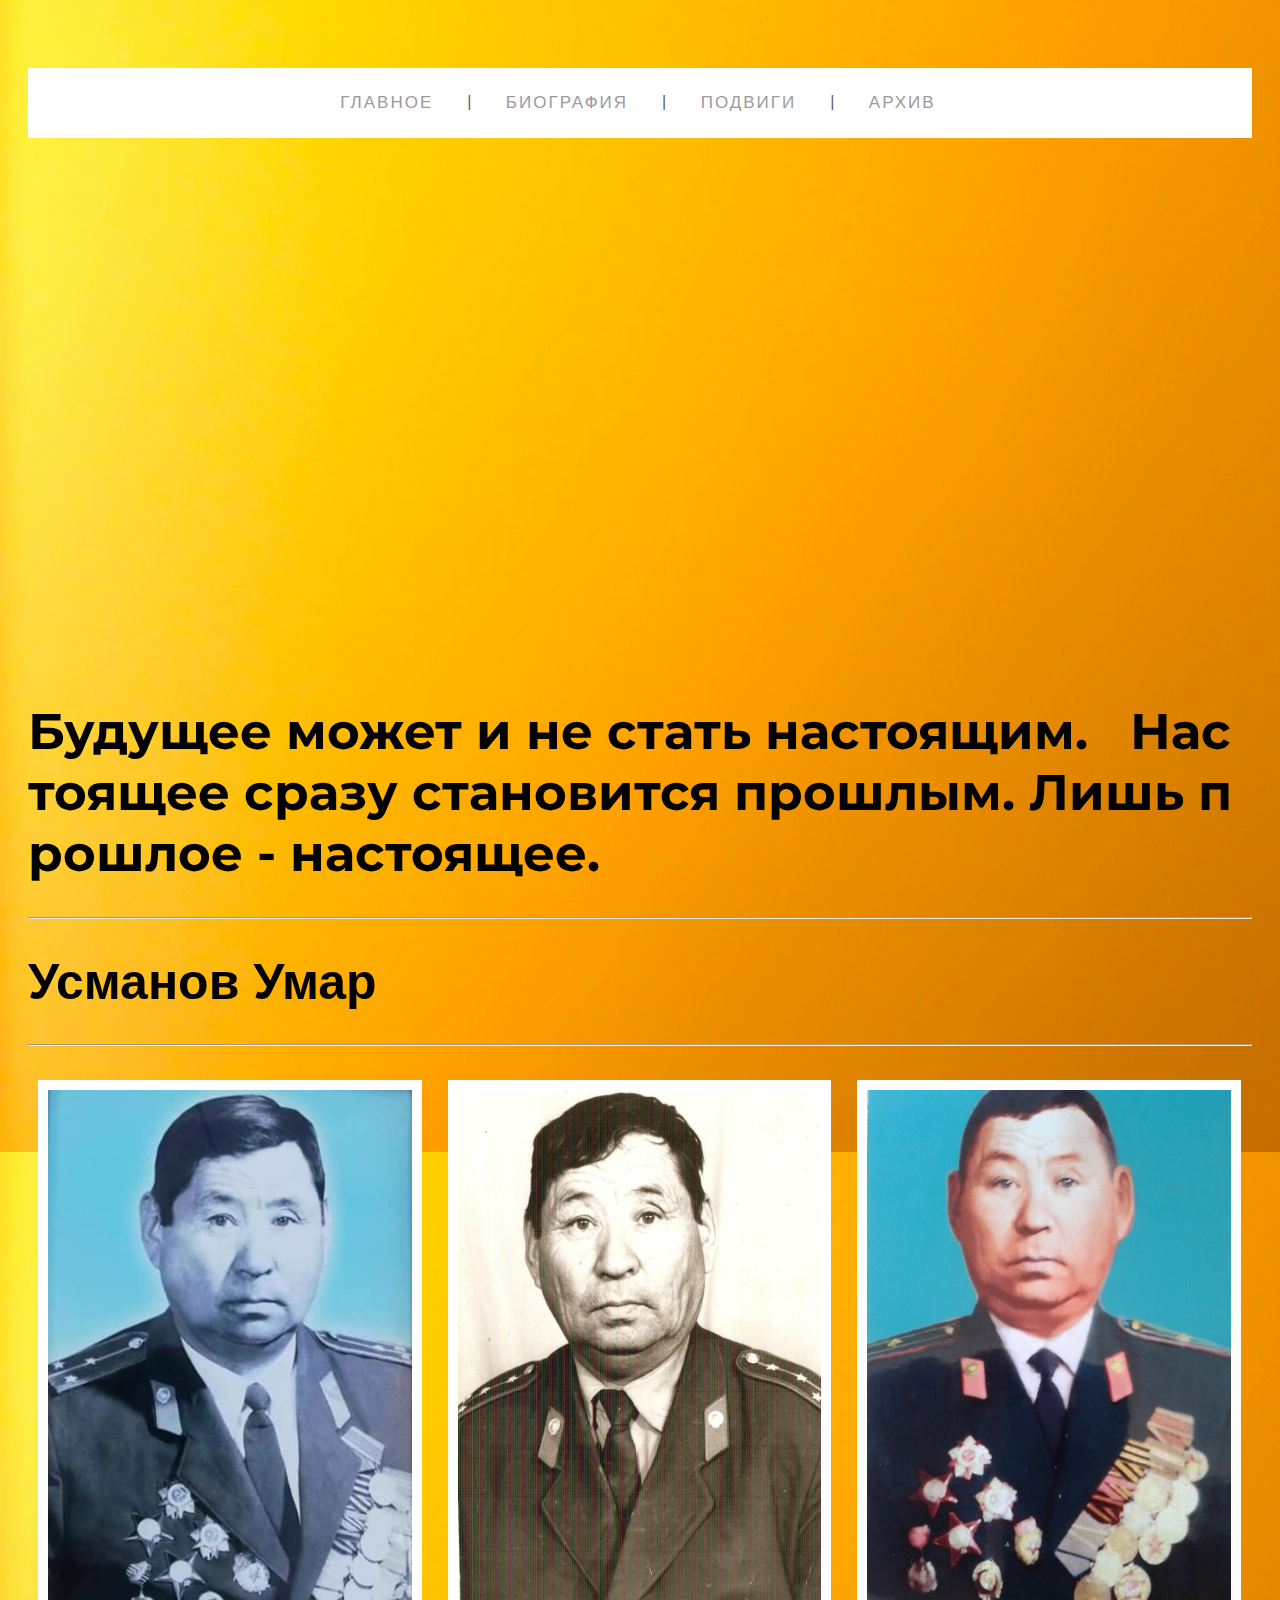
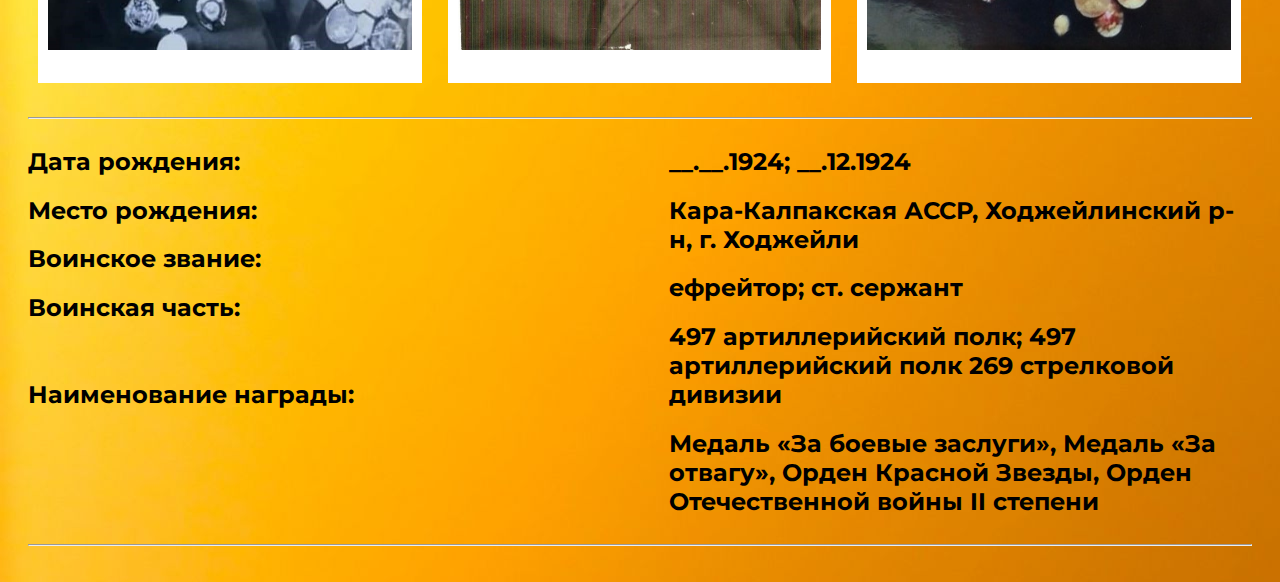
<file: index.html>
<!DOCTYPE html>
<html>
<head>
	<title>Усманов Умар</title>
	<link rel="preconnect" href="https://fonts.gstatic.com">
	<link href="https://fonts.googleapis.com/css2?family=Montserrat:ital,wght@1,200&display=swap" rel="stylesheet">
</head>
<body background="img/orange.jpg">
	<ul class="menu-main"> <link rel="stylesheet" type="text/css" href="css/navbar.css">
		<li><a href="">Главное</a></li>
		<li><a href="bio.html">Биография</a></li>
		<li><a href="podvig.html">Подвиги</a></li>
		<li><a href="archive.html">Архив</a></li>
	</ul>
	
	<div class="main1">
		<link rel="stylesheet" type="text/css" href="css/main1.css">
		<iframe  src=" https://www.youtube.com/embed/jjAfKPmvaT8" title="YouTube video player" frameborder="0" allow="accelerometer; autoplay; clipboard-write; encrypted-media; gyroscope; picture-in-picture" allowfullscreen></iframe>
	</div>
		<h1 class="main-text"> <link rel="stylesheet" type="text/css" href="css/main1.css">
			Будущее может и не стать настоящим.&nbsp;&nbsp; Настоящее сразу становится прошлым. Лишь прошлое - настоящее.
		 </h1>
	
	<!-- MAIN (Center website) -->
<div class="main">

<hr>

<h1>Усманов Умар</h1>
<hr>

<!-- Portfolio Gallery Grid -->
<div class="row">
  <div class="column">
    <div class="content">
      <img src="img/Grandfather.jpg" alt="G1" style="width:100%" class="main-grandfather">
      <h3></h3>
      <p></p>
    </div>
  </div>
  <div class="column">
    <div class="content">
      <img src="img/Grandfather2.jpg" alt="G2" style="width:100%" class="main-grandfather">
      <h3></h3>
      <p></p>
    </div>
  </div>
  <div class="column">
    <div class="content">
      <img src="img/Grandfather3.jpg" alt="G3" style="width:100%" class="main-grandfather">
      <h3></h3>
      <p></p>
    </div>
  </div>
</div>
<hr>
<div class="textcols">
	<div class="textcols-item">
		<h2 class="main-text">Дата рождения:</h2>
		<h2 class="main-text">Место рождения: </h2>
		<h2 class="main-text">Воинское звание:</h2>
		<h2 class="main-text">Воинская часть:</h2><br>
		<h2 class="main-text">Наименование награды:</h2>
	</div>
	<div class="textcols-item">
		<h2 class="main-text"> __.__.1924; __.12.1924</h2>
		<h2 class="main-text"> Кара-Калпакская АССР, Ходжейлинский р-н, г. Ходжейли</h2>
		<h2 class="main-text"> ефрейтор; ст. сержант</h2>
		<h2 class="main-text"> 497 артиллерийский полк; 497 артиллерийский полк 269 стрелковой дивизии</h2>
		<h2 class="main-text"> Медаль «За боевые заслуги», Медаль «За отвагу», Орден Красной Звезды, Орден Отечественной войны II степени</h2>
	</div>
</div>
<hr>
<!-- END MAIN -->
	
</body>
</html>
</file>
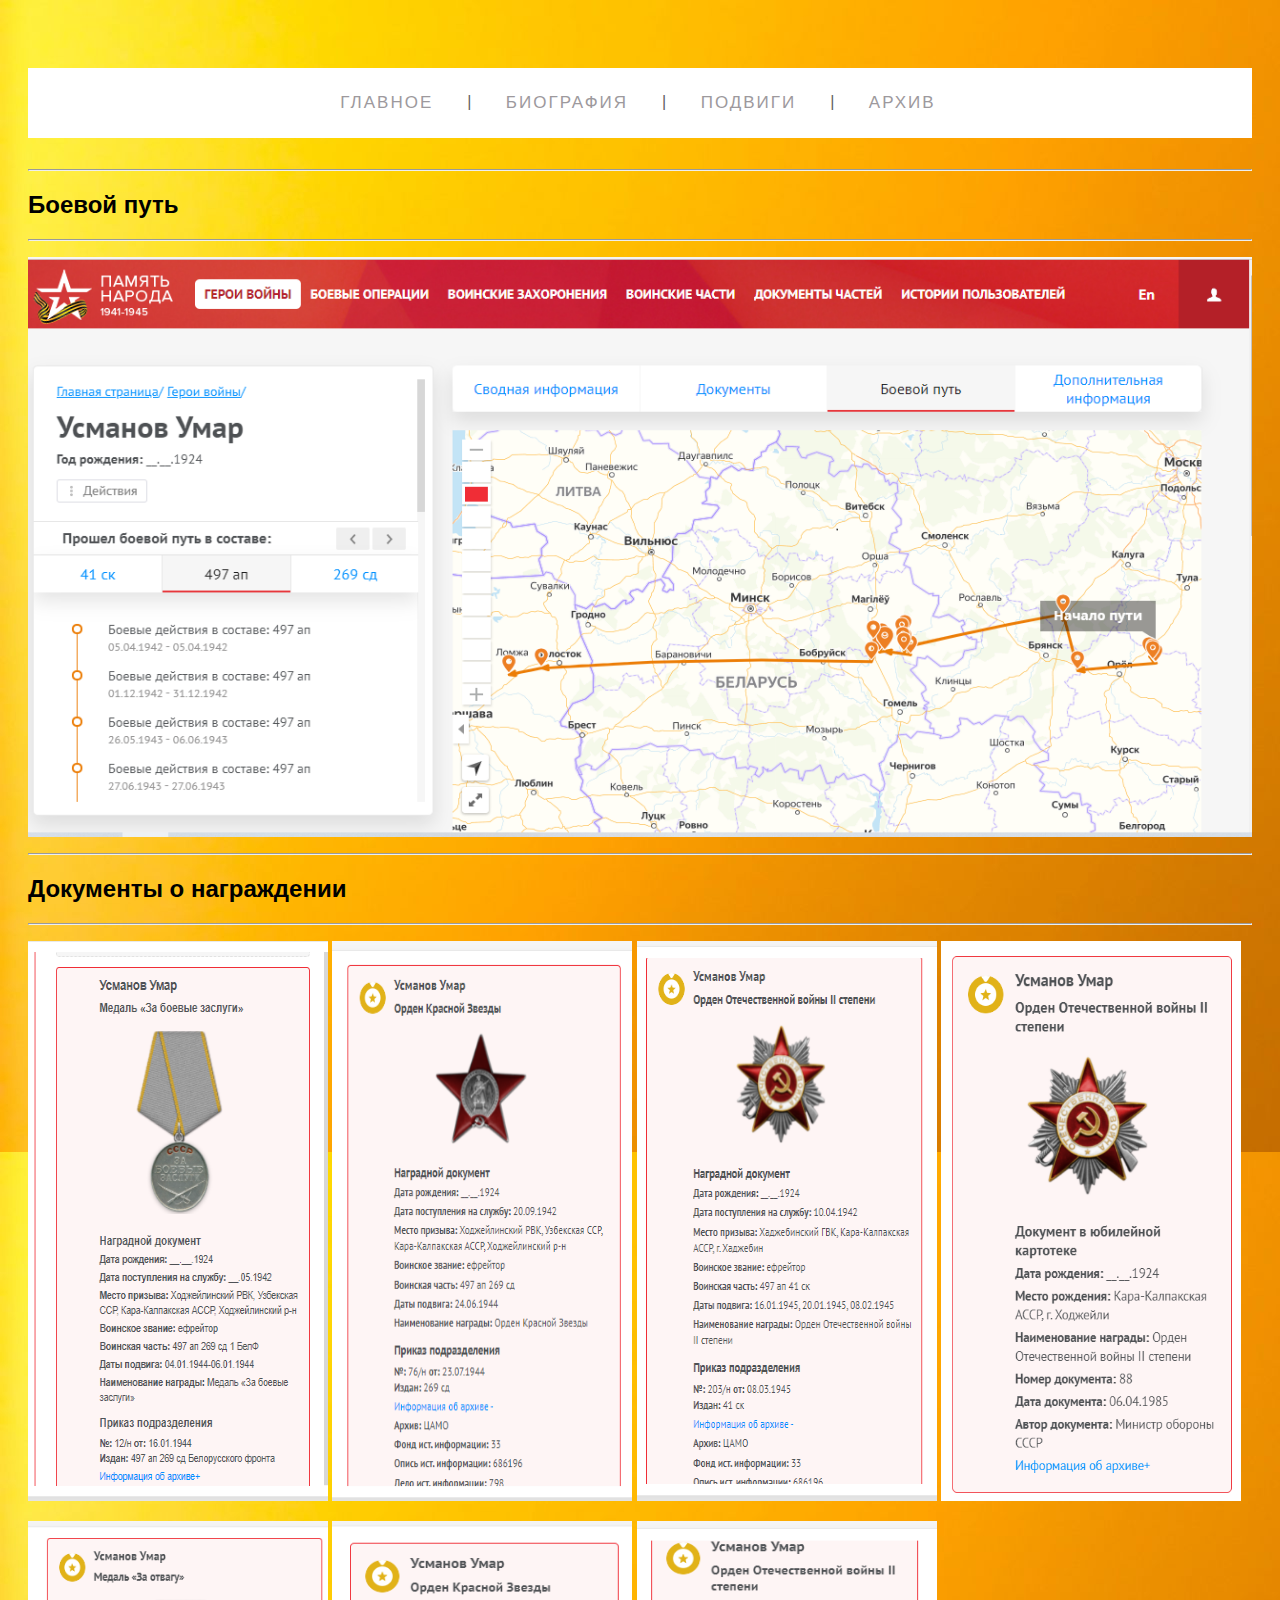
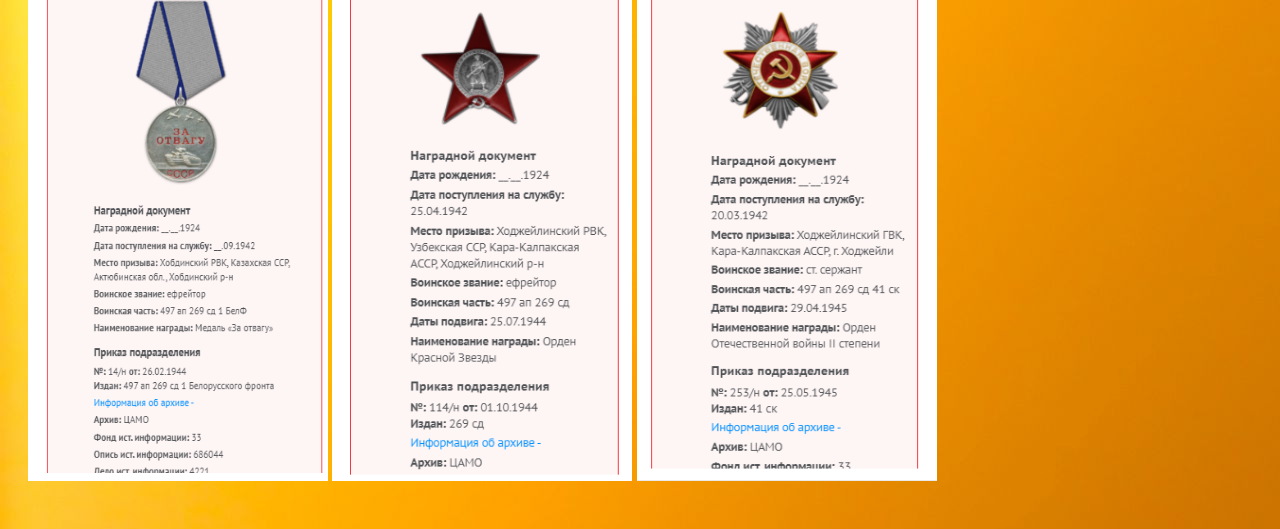
<file: archive.html>
<!DOCTYPE html>
<html>
<head>
	<title>Архив</title>
	<link rel="stylesheet" type="text/css" href="css/main1.css">
	<script type="js/archive.js"></script>
</head>
<body background="img\orange.jpg">
	<ul class="menu-main"> <link rel="stylesheet" type="text/css" href="css/navbar.css">
		<li><a href="index.html">Главное</a></li>
		<li><a href="bio.html">Биография</a></li>
		<li><a href="podvig.html">Подвиги</a></li>
		<li><a href="archive.html">Архив</a></li>
	</ul>

<br>
<hr>
	<h2>Боевой путь</h2>
<hr>
	<div>
		<p>
			<a href="https://pamyat-naroda.ru/heroes/podvig-chelovek_kartoteka1510092775/"><img src="img/archive/war_road/war_road.png" class="war_road"></a>
		</p>
	</div>
<hr> <h2>Документы о награждении </h2><hr>
	<div class="champ_arc">
		<p>
			<a href="https://pamyat-naroda.ru/heroes/podvig-chelovek_nagrazhdenie19443990/?static_hash=453d8fc1be3befaf7b3b5955f1b80f58v1"><img src="img/archive/champ/champ.png" class="champ_line"></a>
			<a href="https://pamyat-naroda.ru/heroes/podvig-chelovek_nagrazhdenie23020093/?static_hash=453d8fc1be3befaf7b3b5955f1b80f58v1"><img src="img/archive/redchamp/1/redchamp.png" class="champ_line"></a>
			<a href="https://pamyat-naroda.ru/heroes/podvig-chelovek_nagrazhdenie25866646/?static_hash=453d8fc1be3befaf7b3b5955f1b80f58v1"><img src="img/archive/redchamp2/1/redchamp2.png" class="champ_line" class="champ_line"></a>
			<a href="https://pamyat-naroda.ru/heroes/podvig-chelovek_yubileinaya_kartoteka1520116219/?static_hash=453d8fc1be3befaf7b3b5955f1b80f58v1"><img src="img/archive/redchamp2/3/redchamp2.png" class="champ_line"></a>
		</p>
		<p>
			<a href="https://pamyat-naroda.ru/heroes/podvig-chelovek_nagrazhdenie21112193/?static_hash=453d8fc1be3befaf7b3b5955f1b80f58v1"><img src="img/archive/champ2/champ2.png" class="champ_line"></a> 
			<a href="https://pamyat-naroda.ru/heroes/podvig-chelovek_nagrazhdenie33879002/?static_hash=453d8fc1be3befaf7b3b5955f1b80f58v1"><img src="img/archive/redchamp/2/redchamp.png" class="champ_line"></a>
			<a href="https://pamyat-naroda.ru/heroes/podvig-chelovek_nagrazhdenie44701990/?static_hash=453d8fc1be3befaf7b3b5955f1b80f58v1"><img src="img/archive/redchamp2/2/redchamp2.png" class="champ_line"></a>
		</p>
	</div>
</body>
</html>
</file>
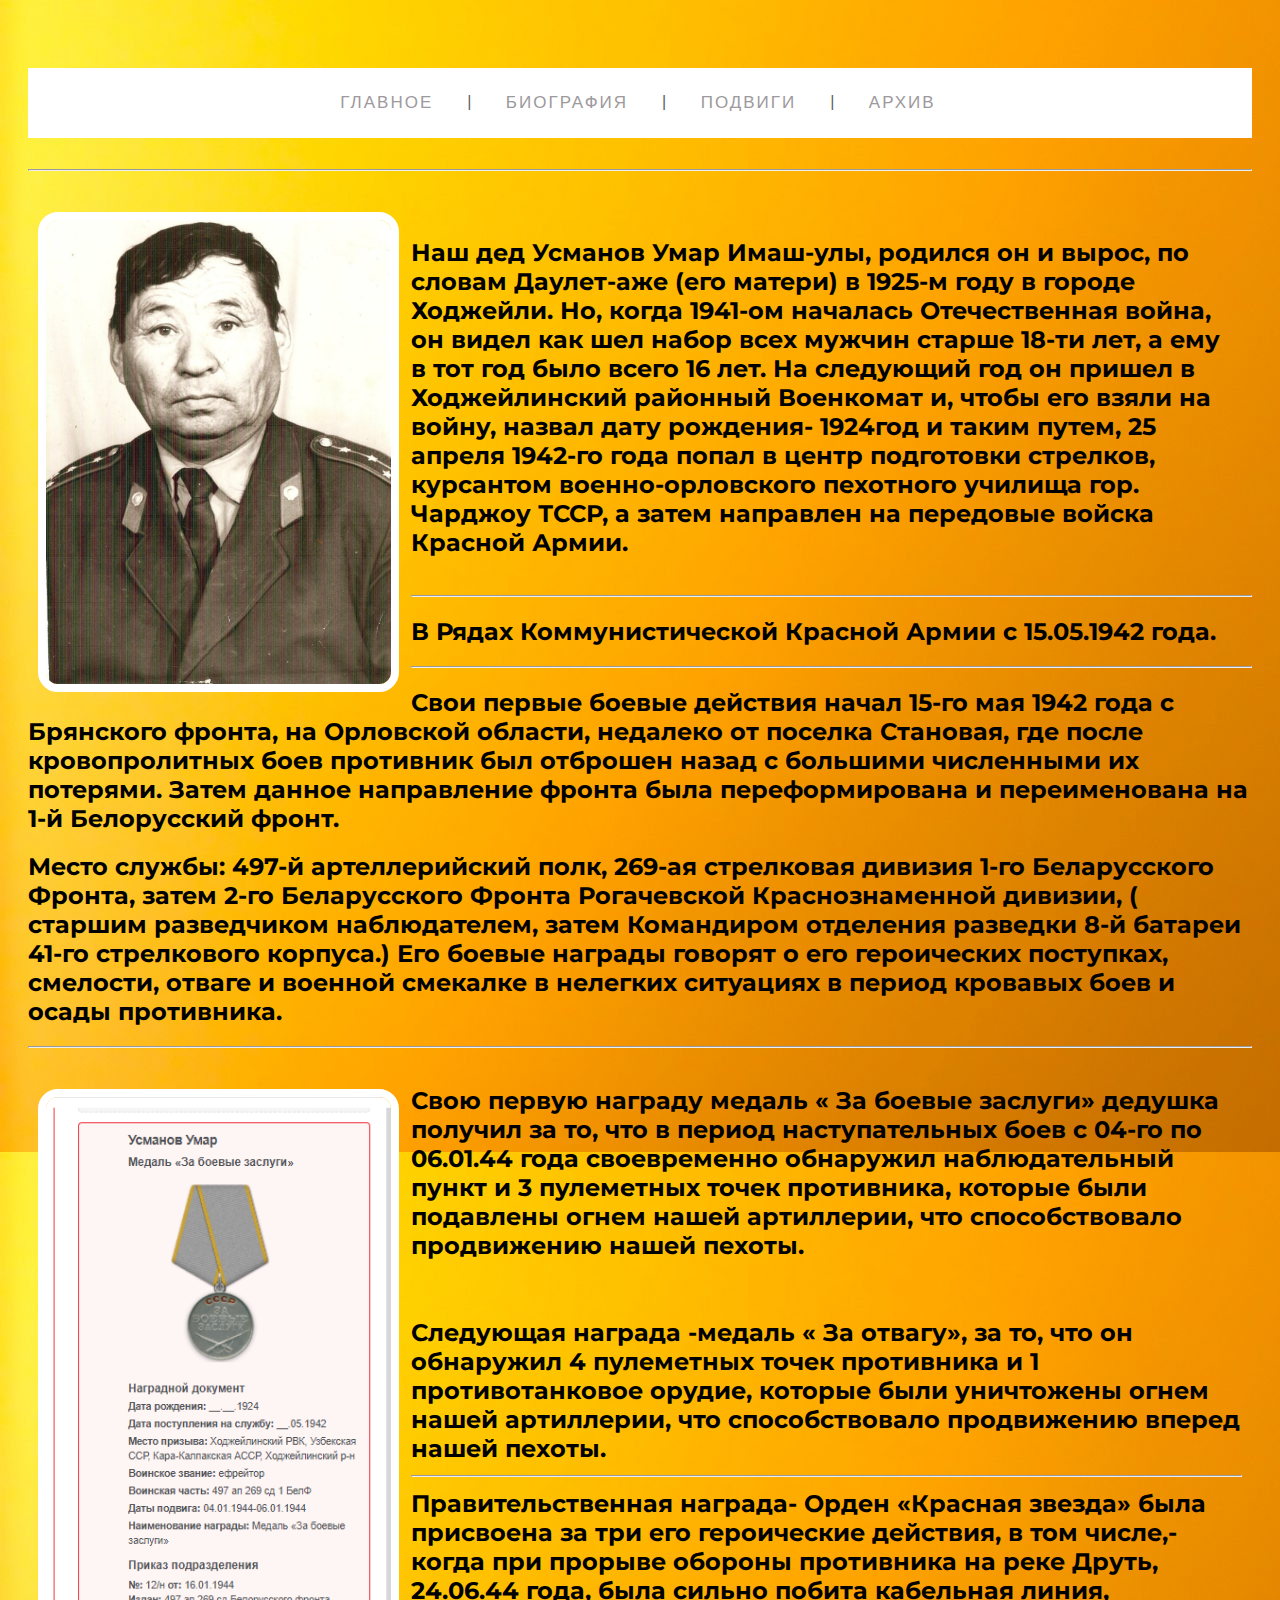
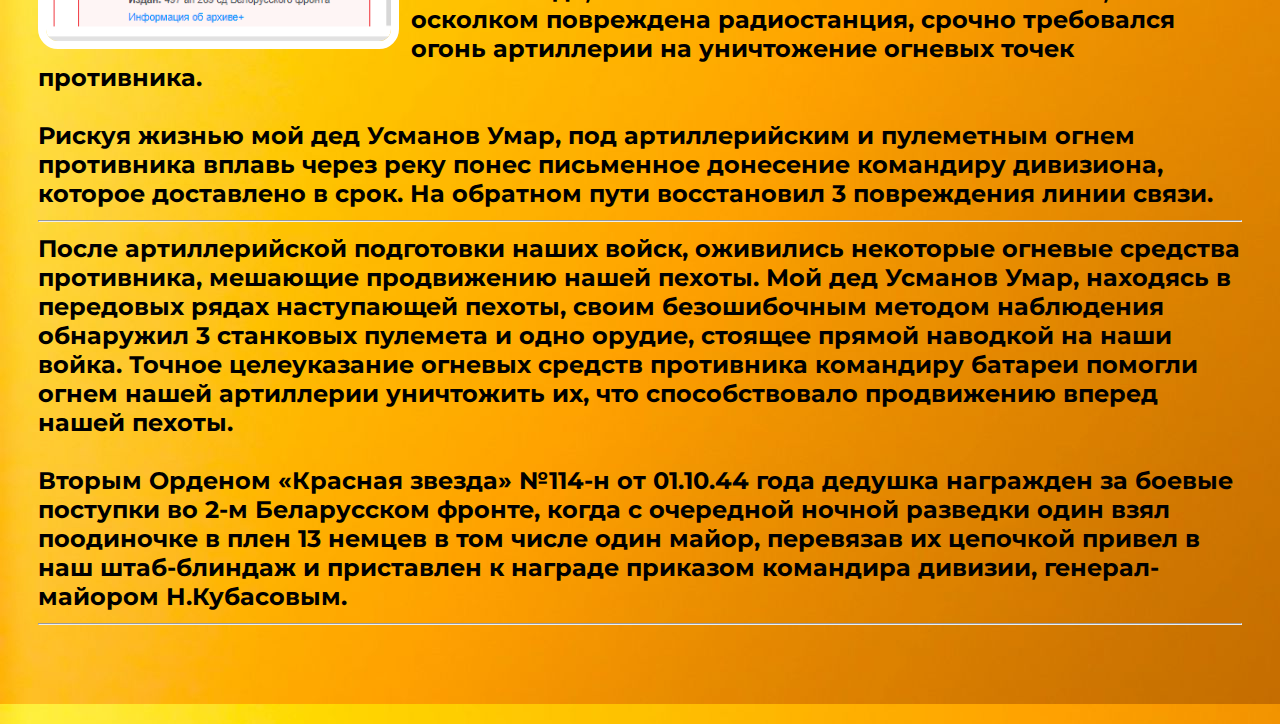
<file: bio.html>
<!DOCTYPE html>
<html>
<head>
	<title>Биография</title>
	<link rel="preconnect" href="https://fonts.gstatic.com">
	<link href="https://fonts.googleapis.com/css2?family=Montserrat:ital,wght@1,200&display=swap" rel="stylesheet">
</head>
<body background="img\orange.jpg">
	<ul class="menu-main"> <link rel="stylesheet" type="text/css" href="css/navbar.css">
		<li><a href="index.html">Главное</a></li>
		<li><a href="bio.html">Биография</a></li>
		<li><a href="podvig.html">Подвиги</a></li>
		<li><a href="archive.html">Архив</a></li>
	</ul>

<br>
<hr>

	<div class="main-bio">
		<div class="content-bio">
			<link rel="stylesheet" type="text/css" href="css/main1.css">
				<p>
					<h2 class="main-text">
						<link rel="stylesheet" type="text/css" href="css/main1.css">
						<img src="img/Grandfather2.jpg" class="Grandfather-bio"> <br>
					Наш дед  Усманов  Умар  Имаш-улы,  родился он и вырос, по словам  Даулет-аже (его матери) в 1925-м году в городе Ходжейли.   Но, когда 1941-ом началась Отечественная война, он видел как шел набор всех мужчин старше 18-ти лет, а ему в тот год было всего 16 лет. 

					На следующий год  он пришел в Ходжейлинский  районный  Военкомат  и, чтобы его взяли на войну, назвал дату рождения- 1924год и таким путем, 25 апреля 1942-го года попал в центр подготовки стрелков, курсантом военно-орловского пехотного училища гор. Чарджоу ТССР, а затем направлен на передовые войска Красной Армии. 
					</h2>
				</p>
		</div>
	</div>
<hr> <h2 class="main-text">В Рядах Коммунистической Красной Армии  с 15.05.1942 года.</h2> <hr>

	<h2 class="main-text">Свои первые боевые действия начал 15-го мая 1942 года с Брянского фронта, на Орловской области, недалеко от поселка Становая, где после кровопролитных боев противник был отброшен  назад с большими численными их потерями. Затем данное направление фронта была переформирована и переименована на 1-й Белорусский фронт.</h2>

	<h2 class="main-text">Место службы:  497-й артеллерийский полк, 269-ая стрелковая дивизия 1-го Беларусского Фронта,  затем 2-го Беларусского Фронта Рогачевской Краснознаменной дивизии, ( старшим разведчиком наблюдателем, затем Командиром отделения разведки 8-й батареи 41-го стрелкового корпуса.) 
	Его боевые награды  говорят о  его  героических  поступках, смелости, отваге и военной смекалке  в  нелегких  ситуациях  в  период  кровавых боев и осады противника.</h2>
<hr>
	<div class="content-bio">
		<link rel="stylesheet" type="text/css" href="css/main1.css">
			<p>
				<h2 class="main-text">
					<img src="img/bio/champ1.png" class="champ1"> Свою первую награду медаль « За боевые заслуги»  дедушка получил за то, что в период наступательных боев с 04-го по 06.01.44 года своевременно обнаружил наблюдательный  пункт и 3 пулеметных точек противника, которые были подавлены огнем нашей артиллерии, что способствовало продвижению нашей пехоты.
					<br><br><br>
					Следующая награда -медаль « За отвагу», за то, что он обнаружил 4 пулеметных точек противника и 1 противотанковое орудие, которые были уничтожены  огнем нашей артиллерии, что способствовало продвижению вперед  нашей пехоты.
					<hr>
					Правительственная  награда- Орден «Красная звезда» была присвоена за три  его героические действия, в том числе,- когда при прорыве обороны противника на реке Друть, 24.06.44 года, была сильно побита кабельная линия, осколком повреждена радиостанция, срочно требовался огонь артиллерии на уничтожение огневых точек противника. 
					<br><br>
					Рискуя жизнью мой дед Усманов Умар, под артиллерийским и пулеметным огнем противника вплавь через реку понес письменное донесение командиру дивизиона, которое доставлено в  срок.  На обратном пути восстановил 3 повреждения линии связи.
					<hr>
					После артиллерийской подготовки наших войск,  оживились некоторые огневые средства противника, мешающие продвижению нашей пехоты. 
					Мой дед Усманов Умар, находясь в передовых рядах наступающей пехоты, своим безошибочным методом наблюдения обнаружил 3 станковых пулемета и одно орудие, стоящее прямой наводкой на наши войка. Точное целеуказание огневых средств противника командиру батареи помогли огнем нашей артиллерии уничтожить их, что способствовало продвижению вперед  нашей пехоты.
					<br><br>
					Вторым   Орденом «Красная звезда»   №114-н от 01.10.44 года  дедушка награжден за боевые поступки во 2-м Беларусском фронте,  когда с очередной ночной разведки  один  взял  поодиночке  в плен 13 немцев в том числе один майор, перевязав их цепочкой привел в наш штаб-блиндаж  и приставлен к награде приказом  командира дивизии, генерал-майором  Н.Кубасовым.
					<hr><br>
				</h2> 
		 	</p>
	</div>


</body>
</html>
</file>
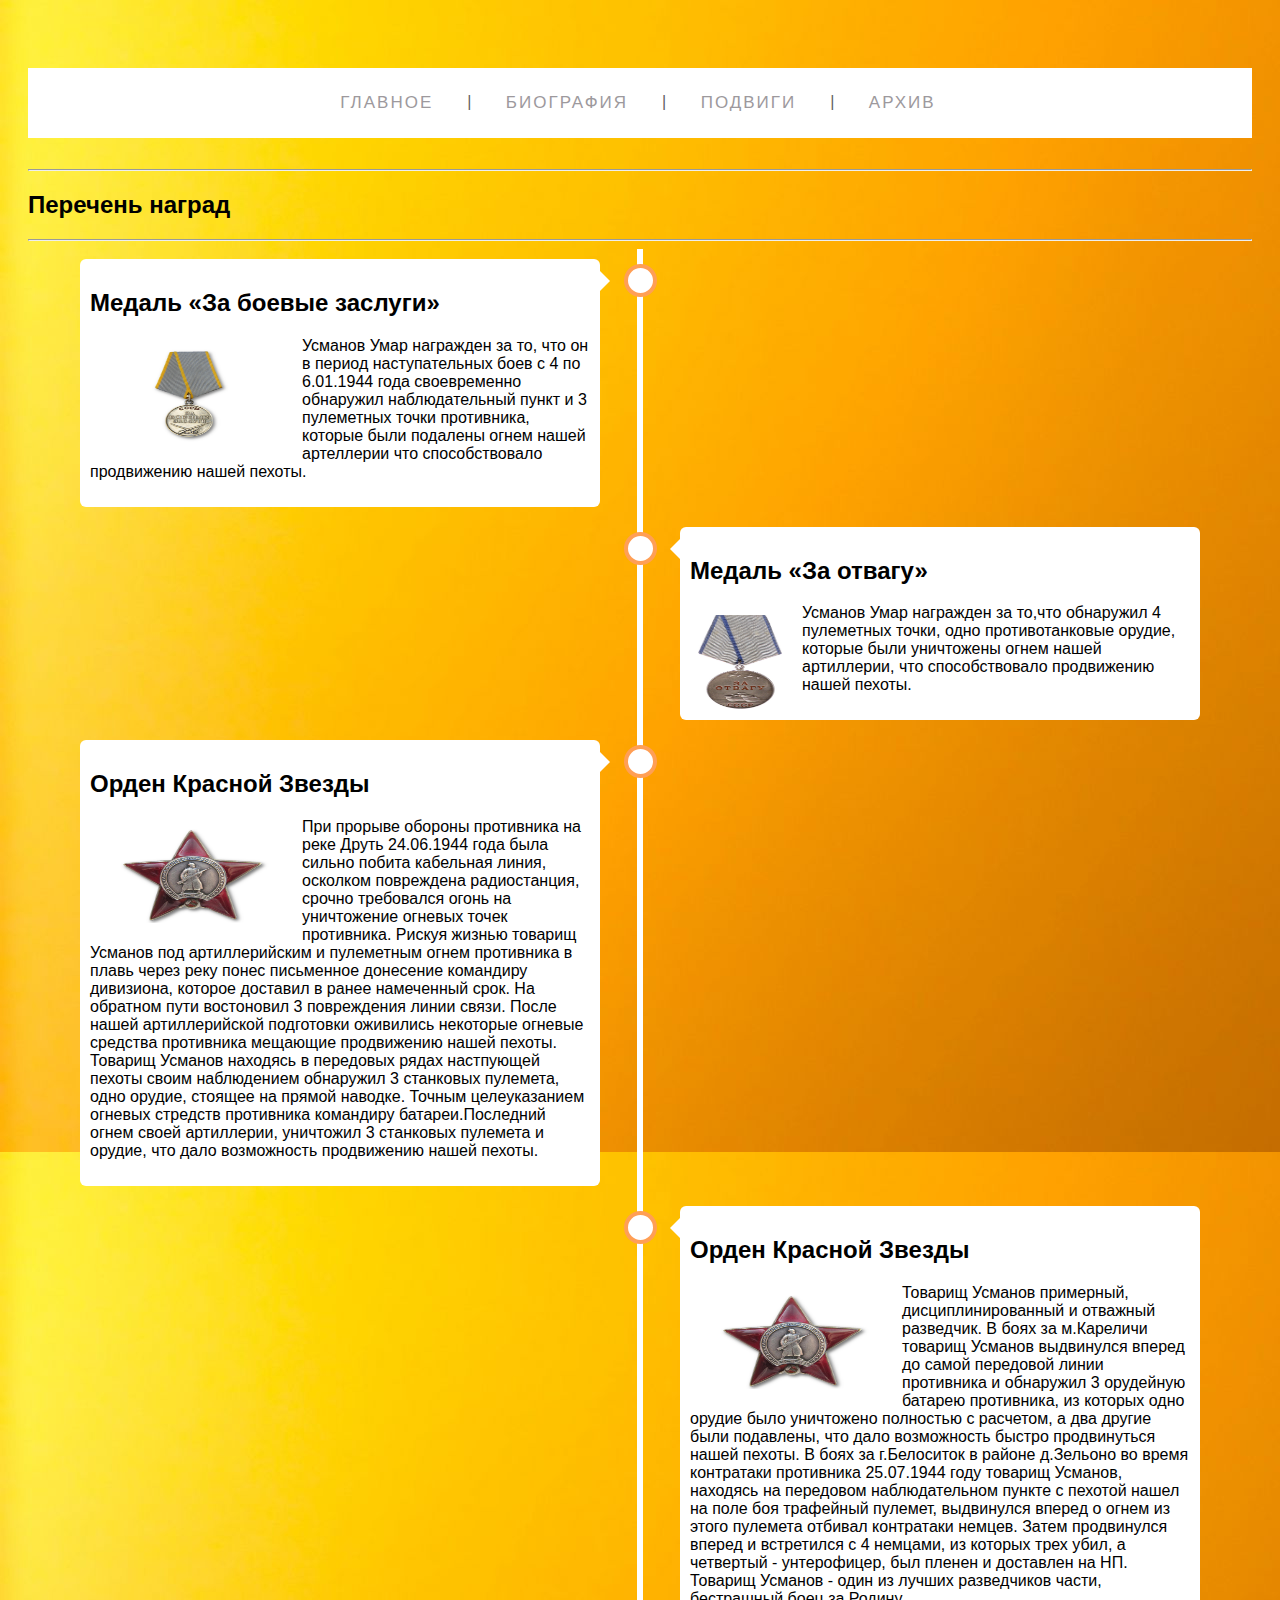
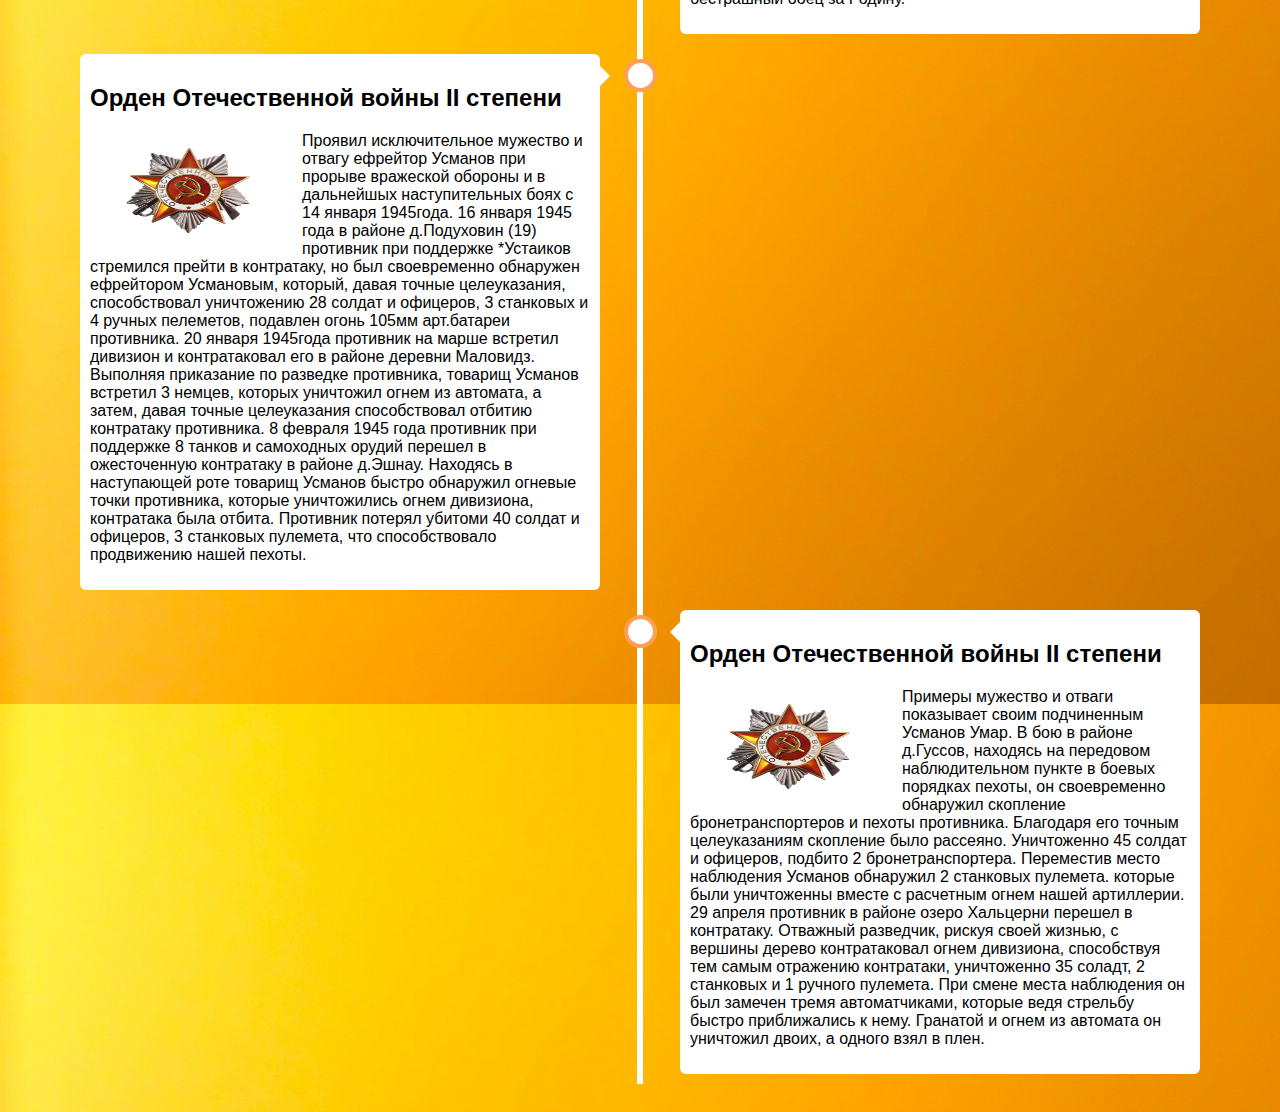
<file: podvig.html>
<!DOCTYPE html>
<html>
<head>
	<title>Подвиги</title>
	<link rel="stylesheet" type="text/css" href="css/timeline.css">
</head>
<body background="img/orange.jpg">
	<ul class="menu-main"> <link rel="stylesheet" type="text/css" href="css/navbar.css">
		<li><a href="index.html">Главное</a></li>
		<li><a href="bio.html">Биография</a></li>
		<li><a href="podvig.html">Подвиги</a></li>
		<li><a href="archive.html">Архив</a></li>
	</ul>

<br>
<hr><h2>Перечень наград</h2><hr>


<div class="timeline">
  <div class="container left">
    <div class="content">
      <h2>Медаль «За боевые заслуги»</h2>
      <p><link rel="stylesheet" type="text/css" href="css/timeline.css">
      	<img src="img/podvig/champ1.png" style="width: 200px;" class="champ-pod">
      	Усманов Умар награжден за  то, что он в период наступательных боев с 4 по 6.01.1944 года своевременно обнаружил наблюдательный пункт и  3 пулеметных точки противника, которые были подалены огнем нашей артеллерии что способствовало продвижению нашей пехоты.
      </p>
    </div>
  </div>
  <div class="container right">
    <div class="content">
      <h2>Медаль «За отвагу»</h2>
      <p><link rel="stylesheet" type="text/css" href="css/main1.css">
      	<img src="img/podvig/champ2.jpg" style="width: 100px; " class="champ-pod">Усманов Умар награжден за то,что обнаружил 4 пулеметных точки, одно противотанковые орудие, которые были уничтожены огнем нашей артиллерии, что способствовало продвижению нашей пехоты.
      </p>
    </div>
  </div>
  <div class="container left">
    <div class="content">
      <h2>Орден Красной Звезды</h2>
      <p>
      	<link rel="stylesheet" type="text/css" href="css/main1.css">
      	<img src="img/podvig/redchamp.png" style="width: 200px;" class="champ-pod">
      	При прорыве обороны противника на реке Друть 24.06.1944 года была сильно побита кабельная линия, осколком повреждена радиостанция, срочно требовался огонь на уничтожение огневых точек противника. Рискуя жизнью  товарищ Усманов под артиллерийским и пулеметным огнем противника в плавь через реку понес письменное донесение командиру дивизиона, которое доставил в ранее намеченный срок. На обратном пути востоновил 3 повреждения линии связи. После нашей артиллерийской подготовки оживились некоторые огневые средства противника мещающие продвижению нашей пехоты. Товарищ Усманов находясь в передовых рядах настпующей пехоты своим наблюдением обнаружил 3 станковых пулемета,  одно орудие, стоящее на прямой наводке. Точным целеуказанием огневых стредств противника командиру батареи.Последний огнем своей артиллерии, уничтожил 3 станковых пулемета и орудие, что дало возможность продвижению нашей пехоты.
      </p>
    </div>
  </div>
  <div class="container right">
    <div class="content">
      <h2>Орден Красной Звезды</h2>
      <p><link rel="stylesheet" type="text/css" href="css/main1.css">
      	<img src="img/podvig/redchamp.png" style="width: 200px;" class="champ-pod">
      	Товарищ Усманов примерный, дисциплинированный и отважный разведчик. В боях за м.Кареличи товарищ Усманов выдвинулся вперед до самой передовой линии противника и обнаружил 3 орудейную батарею противника, из которых одно орудие было уничтожено полностью с расчетом, а два другие были подавлены, что дало возможность быстро продвинуться нашей пехоты.
      	В боях за г.Белоситок в районе д.Зельоно во время контратаки противника 25.07.1944 году товарищ Усманов, находясь на передовом наблюдательном пункте с пехотой нашел на поле боя трафейный пулемет, выдвинулся вперед о огнем из этого пулемета отбивал контратаки немцев. Затем продвинулся вперед и встретился с 4 немцами, из которых трех убил, а четвертый - унтерофицер, был пленен и доставлен на НП. Товарищ Усманов - один из лучших разведчиков части, бестрашный боец за Родину.
      	</p>
    </div>
  </div>
  <div class="container left">
    <div class="content">
      <h2>Орден Отечественной войны II степени</h2>
      <p><link rel="stylesheet" type="text/css" href="css/main1.css">
      	<img src="img/podvig/redchamp2.jpg" style="width: 200px;" class="champ-pod">
      	Проявил исключительное мужество и отвагу ефрейтор Усманов при прорыве вражеской обороны и в дальнейшых наступительных боях с 14 января 1945года.
      	16 января 1945 года в районе д.Подуховин (19) противник при поддержке *Устаиков стремился прейти в контратаку, но был своевременно обнаружен ефрейтором Усмановым, который, давая точные целеуказания, способствовал уничтожению 28 солдат и офицеров, 3 станковых и 4 ручных пелеметов, подавлен огонь 105мм арт.батареи противника. 20 января 1945года противник на марше встретил дивизион и контратаковал его в районе деревни Маловидз. Выполняя приказание по разведке противника, товарищ Усманов встретил 3 немцев, которых уничтожил огнем из автомата, а затем, давая точные целеуказания способствовал отбитию контратаку противника.
      	8 февраля 1945 года противник при поддержке 8 танков и самоходных орудий перешел в ожесточенную контратаку в районе д.Эшнау. Находясь в наступающей роте товарищ Усманов быстро обнаружил огневые точки противника, которые уничтожились огнем дивизиона, контратака была отбита. Противник потерял убитоми 40 солдат и офицеров, 3 станковых пулемета, что способствовало продвижению нашей пехоты.
      </p>
    </div>
  </div>
  <div class="container right">
    <div class="content">
      <h2>Орден Отечественной войны II степени</h2>
      <p><link rel="stylesheet" type="text/css" href="css/main1.css">
      	<img src="img/podvig/redchamp2.jpg" style="width: 200px;" class="champ-pod">
      	Примеры мужество и отваги показывает своим подчиненным Усманов Умар.
      	В бою в районе д.Гуссов, находясь на передовом наблюдительном пункте в боевых порядках пехоты, он своевременно обнаружил скопление бронетранспортеров и пехоты противника. Благодаря его точным целеуказаниям скопление было рассеяно. Уничтоженно 45 солдат и офицеров, подбито 2 бронетранспортера. Переместив место наблюдения Усманов обнаружил 2 станковых пулемета. которые были уничтоженны вместе с расчетным огнем нашей артиллерии.
      	29 апреля противник в районе озеро Хальцерни перешел в контратаку. Отважный разведчик, рискуя своей жизнью, с вершины дерево контратаковал огнем дивизиона, способствуя тем самым отражению контратаки, уничтоженно 35 соладт, 2 станковых и 1 ручного пулемета. При смене места наблюдения он был замечен тремя автоматчиками, которые ведя стрельбу быстро приближались к нему. Гранатой и огнем из автомата он уничтожил двоих, а одного взял в плен.
      	</p>
    </div>
  </div>

</div>
</body>
</html>
</file>
<file: css/navbar.css>
.menu-main {
    list-style: none;
  margin: 40px 0 5px;
  padding: 25px 0 5px;
  text-align: center;
  background: white;
}
.menu-main li {display: inline-block;}
.menu-main li:after {
  content: "|";
  color: #606060;
  display: inline-block;
  vertical-align:top;
}
.menu-main li:last-child:after {content: none;}
.menu-main a {
  text-decoration: none;
  font-family: 'Ubuntu Condensed', sans-serif;
  letter-spacing: 2px;
  position: relative;
  padding-bottom: 20px;
  margin: 0 34px 0 30px;
  font-size: 17px;
  text-transform: uppercase;
  display: inline-block;
  transition: color .2s;
}
.menu-main a, .menu-main a:visited {color: #9d999d;}
.menu-main a.current, .menu-main a:hover{color: #feb386;}
.menu-main a:before,
.menu-main a:after {
  content: "";
  position: absolute;
  height: 4px;
  top: auto;
  right: 50%;
  bottom: -5px;
  left: 50%;
  background: #feb386;
  transition: .8s;
}
.menu-main a:hover:before, .menu-main .current:before {left: 0;}
.menu-main a:hover:after, .menu-main .current:after {right: 0;}   
@media (max-width: 550px) {
.menu-main {padding-top: 0;}
.menu-main li {display: block;}
.menu-main li:after {content: none;}
.menu-main a {
  padding: 25px 0 20px; 
  margin: 0 30px;
}
}
</file>
<file: css/main1.css>
@import url('https://fonts.googleapis.com/css2?family=Montserrat:wght@200&display=swap');

body .main-text{
	font-family: 'Montserrat', sans-serif;
}
iframe {
	width: 100%;
	height: 480px;
	max-height: 100%;
	margin-top: 40px;
	border-radius: 10px;
}

* {
    box-sizing: border-box;
}

body {
    background-color: #f1f1f1;
    padding: 20px;
    font-family: Arial;
}

/* Center website */
.main {
    max-width: 100%;
    margin: auto;
}

h1 {
    font-size: 50px;
    word-break: break-all;
}

.row {
    margin: 8px -16px;
}

/* Add padding BETWEEN each column (if you want) */
.row,
.row > .column {
    padding: 13px;
}

/* Create four equal columns that floats next to each other */
.column {
    float: left;
    width: 33.3%;
}

/* Clear floats after rows */
.row:after {
    content: "";
    display: table;
    clear: both;
}

/* Content */
.content {
    background-color: white;
    padding: 10px;
}

/* Responsive layout - makes a two column-layout instead of four columns */
@media screen and (max-width: 900px) {
    .column {
        width: 50%;
    }
}

/* Responsive layout - makes the two columns stack on top of each other instead of next to each other */
@media screen and (max-width: 600px) {
    .column {
        width: 100%;
    }
}

.textcols {
	white-space: nowrap;
}
.textcols-item {
	white-space: normal;	
	display: inline-block;
	width: 48%;
	vertical-align: top;
	
}
.textcols .textcols-item:first-child {
	margin-right: 4%;
}
.main-grandfather  {
	height: 560px;
}



/*BIO*/
.content-bio {
	border-color: white;
	padding: 10px;
}

.Grandfather-bio {
	width: 30%;
	height: 480px;
	max-height: 100%;
	margin-top: 40px;
	border: solid white 8px;
	border-radius: 20px;
	float: left;
	margin: 3px 12px 0px 0px;
}
.champ1 {
	width: 30%;
	height: 560px;
	max-height: 100%;
	margin-top: 40px;
	border: solid white 8px;
	border-radius: 20px;
	float: left;
	margin: 3px 12px 0px 0px;
}
.redchamp2 {
	width: 30%;
	height: 560px;
	max-height: 100%;
	margin-top: 40px;
	border: solid white 8px;
	border-radius: 20px;
	float: left;
	margin: 3px 12px 0px 0px;
}

.champ-pod {
	width: 30%;
	height: 110px;
	max-height: 100%;
	margin-top: 0px;
	border: solid white 8px;
	border-radius: 20px;
	float: left;
	margin: 3px 12px 0px 0px;
}




/* Archive */

.war_road {
	display: block;
	margin-left: auto;
	margin-right: auto;
	width: 100%;
	height: 580px;
}

.champ_line	{
	height: 560px;
	width: 300px;
}
</file>
<file: css/timeline.css>
* {
    box-sizing: border-box;
}

body {
    background-color: #474e5d;
    font-family: Helvetica, sans-serif;
}

/* The actual timeline (the vertical ruler) */
.timeline {
    position: relative;
    max-width: 1200px;
    margin: 0 auto;
}

/* The actual timeline (the vertical ruler) */
.timeline::after {
    content: '';
    position: absolute;
    width: 6px;
    background-color: white;
    top: 0;
    bottom: 0;
    left: 50%;
    margin-left: -3px;
}

/* Container around content */
.container {
    padding: 10px 40px;
    position: relative;
    background-color: inherit;
    width: 50%;
}

/* The circles on the timeline */
.container::after {
    content: '';
    position: absolute;
    width: 25px;
    height: 25px;
    right: -17px;
    background-color: white;
    border: 4px solid #FF9F55;
    top: 15px;
    border-radius: 50%;
    z-index: 1;
}

/* Place the container to the left */
.left {
    left: 0;
}

/* Place the container to the right */
.right {
    left: 50%;
}

/* Add arrows to the left container (pointing right) */
.left::before {
    content: " ";
    height: 0;
    position: absolute;
    top: 22px;
    width: 0;
    z-index: 1;
    right: 30px;
    border: medium solid white;
    border-width: 10px 0 10px 10px;
    border-color: transparent transparent transparent white;
}

/* Add arrows to the right container (pointing left) */
.right::before {
    content: " ";
    height: 0;
    position: absolute;
    top: 22px;
    width: 0;
    z-index: 1;
    left: 30px;
    border: medium solid white;
    border-width: 10px 10px 10px 0;
    border-color: transparent white transparent transparent;
}

/* Fix the circle for containers on the right side */
.right::after {
    left: -16px;
}

/* The actual content */
.content {
    padding: 20px 30px;
    background-color: white;
    position: relative;
    border-radius: 6px;
}

/* Media queries - Responsive timeline on screens less than 600px wide */
@media screen and (max-width: 600px) {
  /* Place the timelime to the left */
  .timeline::after {
    left: 31px;
  }
  
  /* Full-width containers */
  .container {
    width: 100%;
    padding-left: 70px;
    padding-right: 25px;
  }
  
  /* Make sure that all arrows are pointing leftwards */
  .container::before {
    left: 60px;
    border: medium solid white;
    border-width: 10px 10px 10px 0;
    border-color: transparent white transparent transparent;
  }

  /* Make sure all circles are at the same spot */
  .left::after, .right::after {
    left: 15px;
  }
  
  /* Make all right containers behave like the left ones */
  .right {
    left: 0%;
  }
}
</file>
